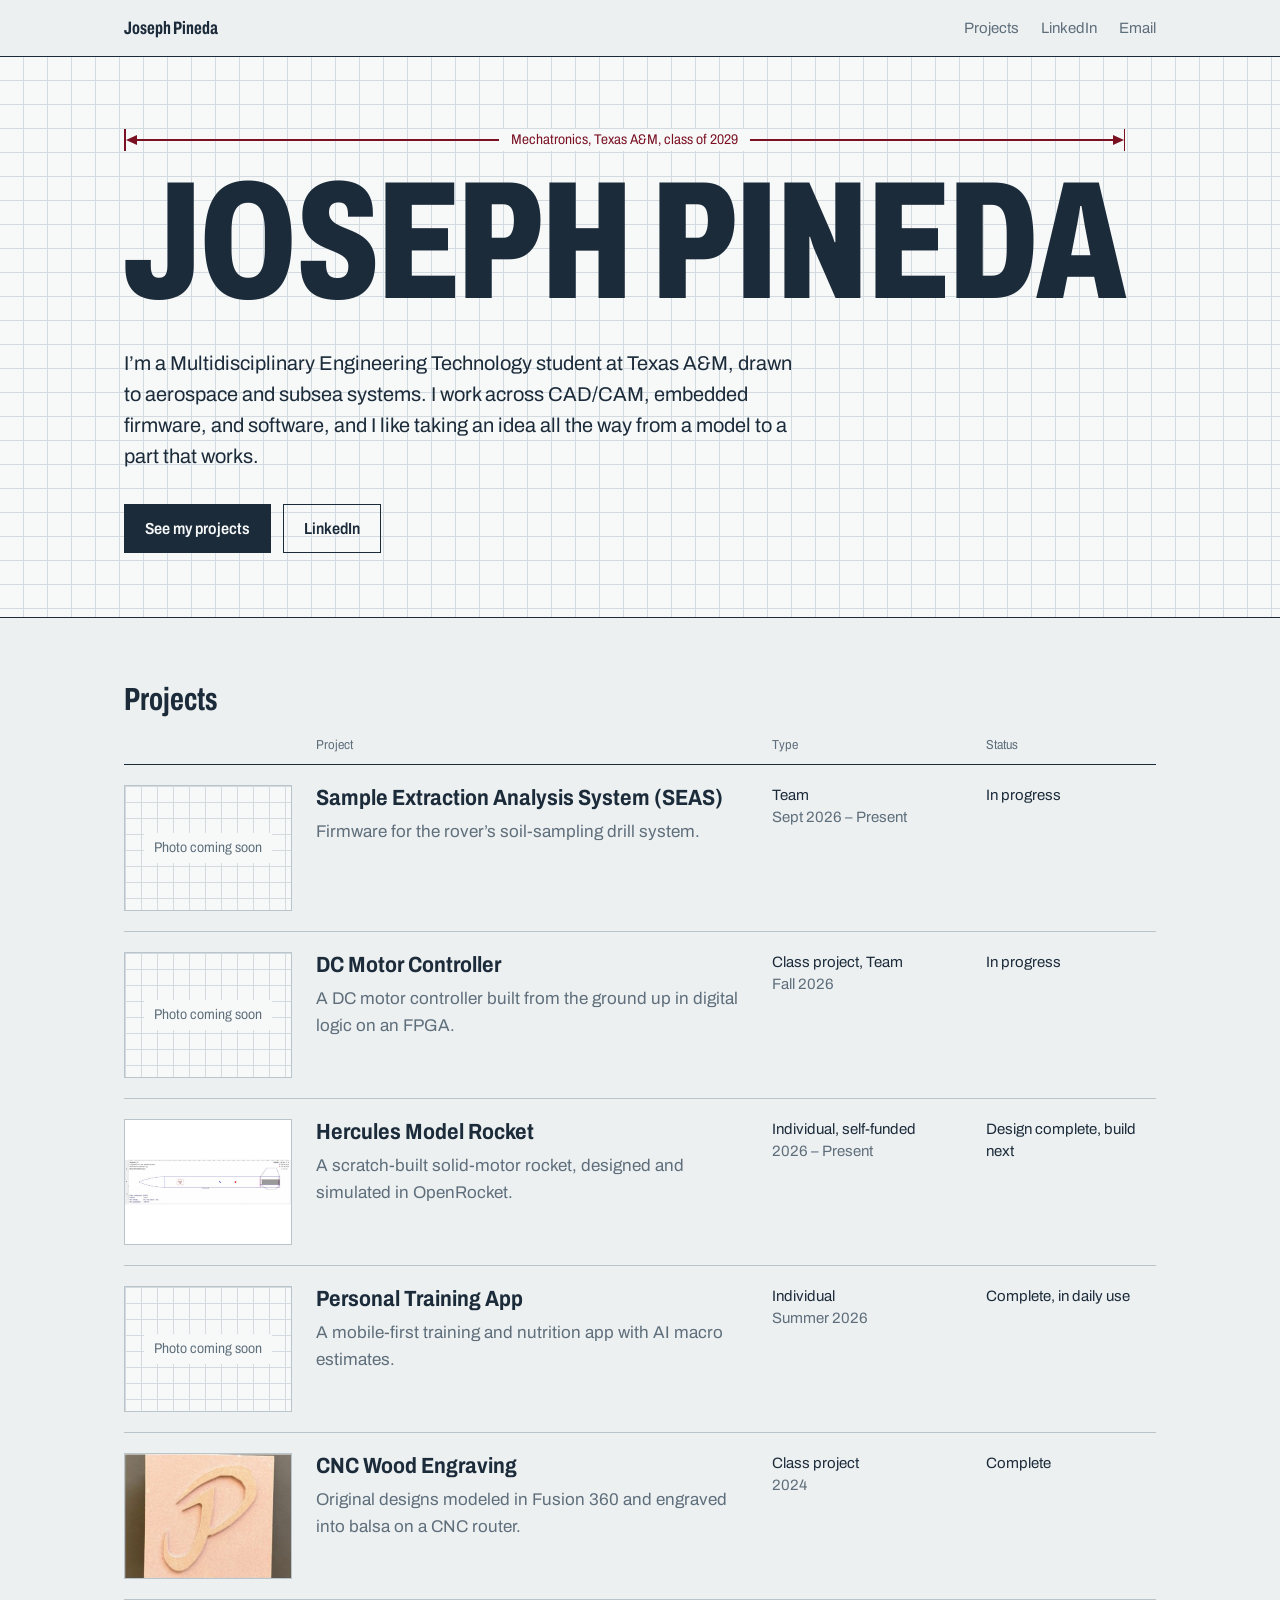
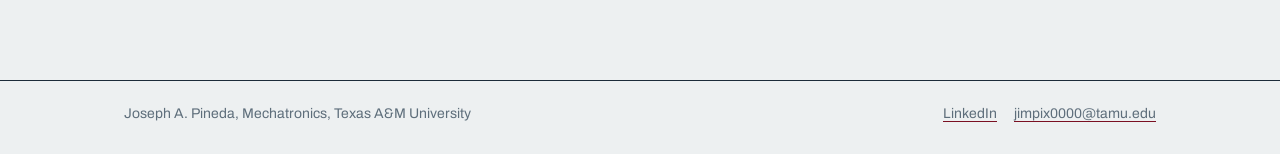
<file: index.html>
<!DOCTYPE html>
<html lang="en"><head>
<meta charset="utf-8"><meta name="viewport" content="width=device-width, initial-scale=1">
<title>Joseph A. Pineda | Engineering Projects</title>
<meta name="description" content="Engineering projects by Joseph A. Pineda, Mechatronics student at Texas A&amp;M University.">
<link rel="preconnect" href="https://fonts.googleapis.com"><link rel="preconnect" href="https://fonts.gstatic.com" crossorigin>
<link href="https://fonts.googleapis.com/css2?family=Archivo:wdth,wght@62..125,400..800&display=swap" rel="stylesheet">
<link rel="stylesheet" href="css/style.css">
</head><body><header class="nav"><div class="wrap">
<a class="brand" href="index.html">Joseph Pineda</a>
<nav aria-label="Main"><a href="index.html#projects">Projects</a><a href="https://www.linkedin.com/in/joseph-pineda-tamu444" target="_blank" rel="noopener">LinkedIn</a><a href="mailto:jimpix0000@tamu.edu">Email</a></nav>
</div></header>
<main>
<section class="hero"><div class="wrap">
<div class="dimensioned">
<div class="dim" aria-hidden="true"><i class="ext"></i><i class="arw l"></i><i class="ln"></i><span>Mechatronics, Texas A&amp;M, class of 2029</span><i class="ln"></i><i class="arw r"></i><i class="ext"></i></div>
<h1>Joseph Pineda</h1>
</div>
<p class="lede">I’m a Multidisciplinary Engineering Technology student at Texas A&amp;M, drawn to aerospace and subsea systems. I work across CAD/CAM, embedded firmware, and software, and I like taking an idea all the way from a model to a part that works.</p>
<p class="cta"><a class="btn" href="#projects">See my projects</a><a class="btn quiet" href="https://www.linkedin.com/in/joseph-pineda-tamu444" target="_blank" rel="noopener">LinkedIn</a></p>
</div></section>
<section id="projects" class="wrap parts">
<h2>Projects</h2>
<div class="parts-head" aria-hidden="true"><span></span><span>Project</span><span>Type</span><span>Status</span></div>
<ul class="parts-list"><li><a class="part" href="projects/seas.html">
<div class="part-img"><!-- TODO add photo: SEAS hardware — get Daniel’s OK before posting detailed photos --><div class="ph"><span>Photo coming soon</span></div></div>
<div class="part-name"><h3>Sample Extraction Analysis System (SEAS)</h3><p>Firmware for the rover’s soil-sampling drill system.</p></div>
<div class="part-type"><span class="k">Type</span>Team<br><span class="sub">Sept 2026 – Present</span></div>
<div class="part-status"><span class="k">Status</span>In progress</div>
</a></li><li><a class="part" href="projects/motor-controller.html">
<div class="part-img"><!-- TODO add photo: Block diagram of the controller, or the motor running on the FPGA board --><div class="ph"><span>Photo coming soon</span></div></div>
<div class="part-name"><h3>DC Motor Controller</h3><p>A DC motor controller built from the ground up in digital logic on an FPGA.</p></div>
<div class="part-type"><span class="k">Type</span>Class project, Team<br><span class="sub">Fall 2026</span></div>
<div class="part-status"><span class="k">Status</span>In progress</div>
</a></li><li><a class="part" href="projects/hercules-rocket.html">
<div class="part-img"><figure><img class="contain" src="images/hercules-openrocket.jpg" alt="OpenRocket side view of Hercules1_v1"><figcaption>Hercules1_v1 in OpenRocket. The blue mark is the center of gravity (CG); the red dot is the center of pressure (CP).</figcaption></figure></div>
<div class="part-name"><h3>Hercules Model Rocket</h3><p>A scratch-built solid-motor rocket, designed and simulated in OpenRocket.</p></div>
<div class="part-type"><span class="k">Type</span>Individual, self-funded<br><span class="sub">2026 – Present</span></div>
<div class="part-status"><span class="k">Status</span>Design complete, build next</div>
</a></li><li><a class="part" href="projects/training-app.html">
<div class="part-img"><!-- TODO add photo: App screenshot on a phone: dashboard or meal log --><div class="ph"><span>Photo coming soon</span></div></div>
<div class="part-name"><h3>Personal Training App</h3><p>A mobile-first training and nutrition app with AI macro estimates.</p></div>
<div class="part-type"><span class="k">Type</span>Individual<br><span class="sub">Summer 2026</span></div>
<div class="part-status"><span class="k">Status</span>Complete, in daily use</div>
</a></li><li><a class="part" href="projects/cnc-engraving.html">
<div class="part-img"><figure><img src="images/cnc-3.jpg" alt="CNC-engraved script monogram in balsa"><figcaption>Script monogram, engraved in balsa.</figcaption></figure></div>
<div class="part-name"><h3>CNC Wood Engraving</h3><p>Original designs modeled in Fusion 360 and engraved into balsa on a CNC router.</p></div>
<div class="part-type"><span class="k">Type</span>Class project<br><span class="sub">2024</span></div>
<div class="part-status"><span class="k">Status</span>Complete</div>
</a></li></ul>
</section>
</main><footer><div class="wrap"><span>Joseph A. Pineda, Mechatronics, Texas A&amp;M University</span><span><a href="https://www.linkedin.com/in/joseph-pineda-tamu444">LinkedIn</a> <a href="mailto:jimpix0000@tamu.edu">jimpix0000@tamu.edu</a></span></div></footer>
</body></html>
</file>
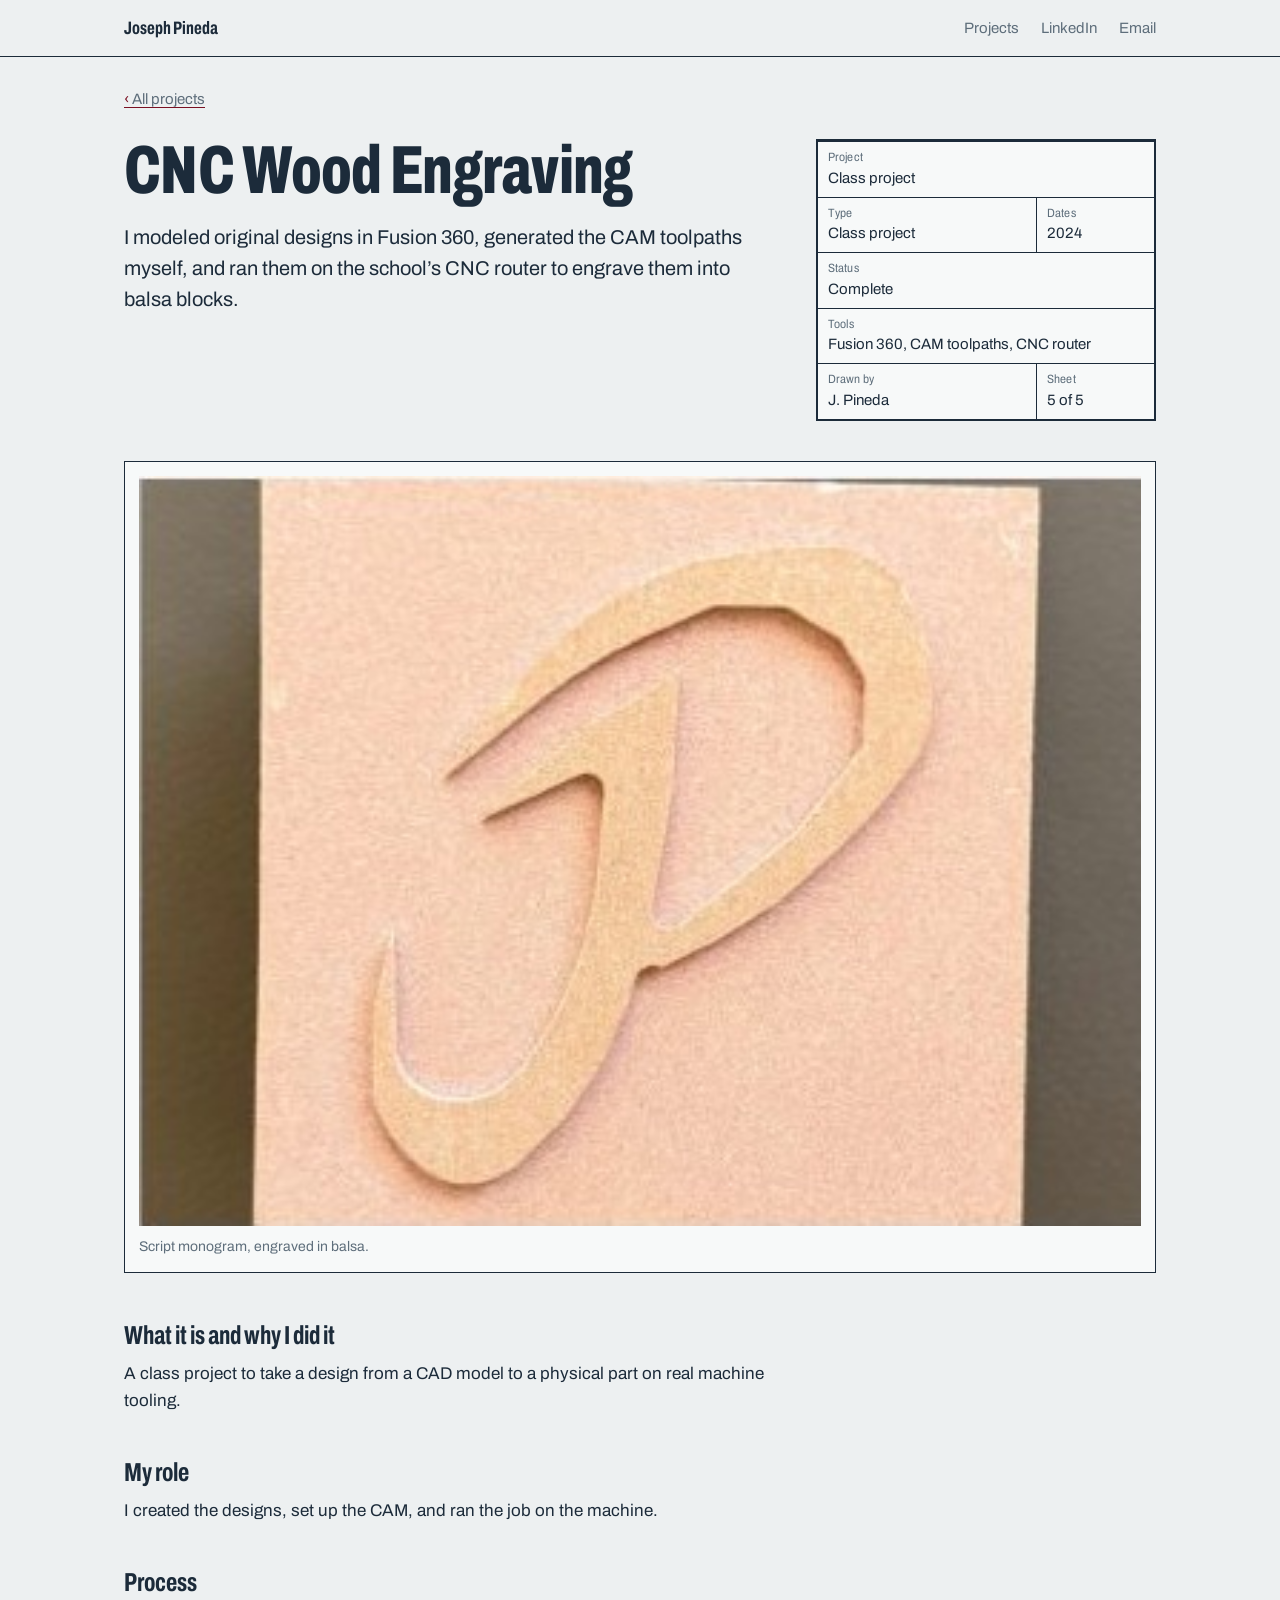
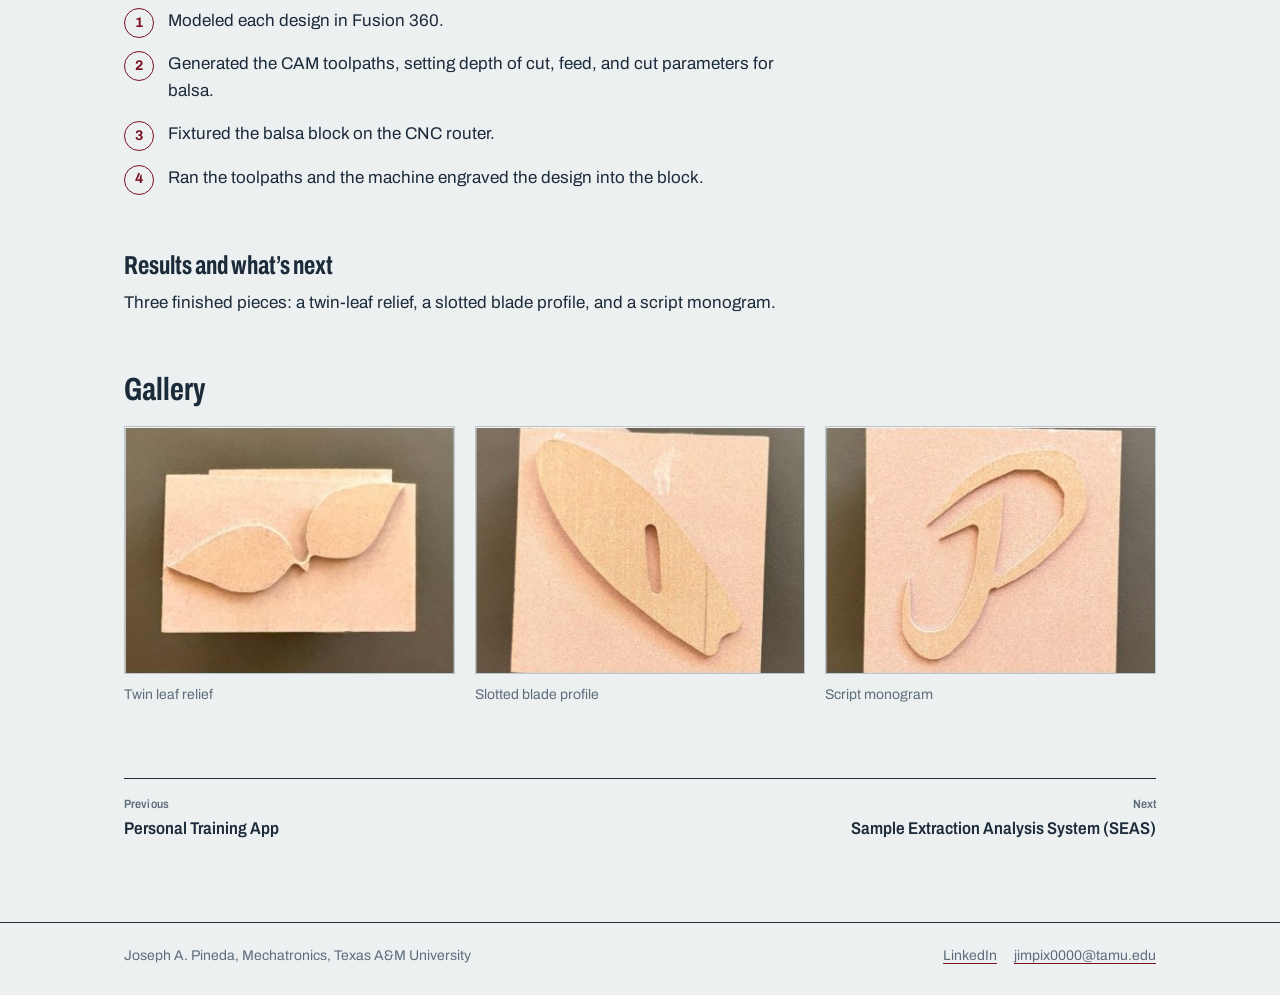
<file: projects/cnc-engraving.html>
<!DOCTYPE html>
<html lang="en"><head>
<meta charset="utf-8"><meta name="viewport" content="width=device-width, initial-scale=1">
<title>CNC Wood Engraving | Joseph A. Pineda</title>
<meta name="description" content="Engineering projects by Joseph A. Pineda, Mechatronics student at Texas A&amp;M University.">
<link rel="preconnect" href="https://fonts.googleapis.com"><link rel="preconnect" href="https://fonts.gstatic.com" crossorigin>
<link href="https://fonts.googleapis.com/css2?family=Archivo:wdth,wght@62..125,400..800&display=swap" rel="stylesheet">
<link rel="stylesheet" href="../css/style.css">
</head><body><header class="nav"><div class="wrap">
<a class="brand" href="../index.html">Joseph Pineda</a>
<nav aria-label="Main"><a href="../index.html#projects">Projects</a><a href="https://www.linkedin.com/in/joseph-pineda-tamu444" target="_blank" rel="noopener">LinkedIn</a><a href="mailto:jimpix0000@tamu.edu">Email</a></nav>
</div></header>
<main class="wrap project">
<a class="back" href="../index.html#projects">All projects</a>
<div class="top">
<div><h1>CNC Wood Engraving</h1><p class="lede">I modeled original designs in Fusion 360, generated the CAM toolpaths myself, and ran them on the school’s CNC router to engrave them into balsa blocks.</p></div>
<table class="titleblock"><caption class="sr">Project details</caption><tbody>
<tr><td colspan="2"><span class="k">Project</span>Class project</td></tr>
<tr><td><span class="k">Type</span>Class project</td><td><span class="k">Dates</span>2024</td></tr>
<tr><td colspan="2"><span class="k">Status</span>Complete</td></tr>
<tr><td colspan="2"><span class="k">Tools</span>Fusion 360, CAM toolpaths, CNC router</td></tr>
<tr><td><span class="k">Drawn by</span>J. Pineda</td><td><span class="k">Sheet</span>5 of 5</td></tr>
</tbody></table>
</div>
<div class="view"><figure><img src="../images/cnc-3.jpg" alt="CNC-engraved script monogram in balsa"><figcaption>Script monogram, engraved in balsa.</figcaption></figure></div>
<div class="detail">
<h2>What it is and why I did it</h2><p>A class project to take a design from a CAD model to a physical part on real machine tooling.</p>
<h2>My role</h2><p>I created the designs, set up the CAM, and ran the job on the machine.</p>

<h2>Process</h2><ol class="steps"><li>Modeled each design in Fusion 360.</li><li>Generated the CAM toolpaths, setting depth of cut, feed, and cut parameters for balsa.</li><li>Fixtured the balsa block on the CNC router.</li><li>Ran the toolpaths and the machine engraved the design into the block.</li></ol>
<h2>Results and what’s next</h2><p>Three finished pieces: a twin-leaf relief, a slotted blade profile, and a script monogram.</p>

</div>
<h2>Gallery</h2><div class="gallery"><figure><img src="../images/cnc-1.jpg" alt="Twin leaf relief"><figcaption>Twin leaf relief</figcaption></figure><figure><img src="../images/cnc-2.jpg" alt="Slotted blade profile"><figcaption>Slotted blade profile</figcaption></figure><figure><img src="../images/cnc-3.jpg" alt="Script monogram"><figcaption>Script monogram</figcaption></figure></div>
<nav class="pager" aria-label="More projects"><a href="training-app.html"><span class="k">Previous</span>Personal Training App</a><a class="next" href="seas.html"><span class="k">Next</span>Sample Extraction Analysis System (SEAS)</a></nav>
</main><footer><div class="wrap"><span>Joseph A. Pineda, Mechatronics, Texas A&amp;M University</span><span><a href="https://www.linkedin.com/in/joseph-pineda-tamu444">LinkedIn</a> <a href="mailto:jimpix0000@tamu.edu">jimpix0000@tamu.edu</a></span></div></footer>
</body></html>
</file>
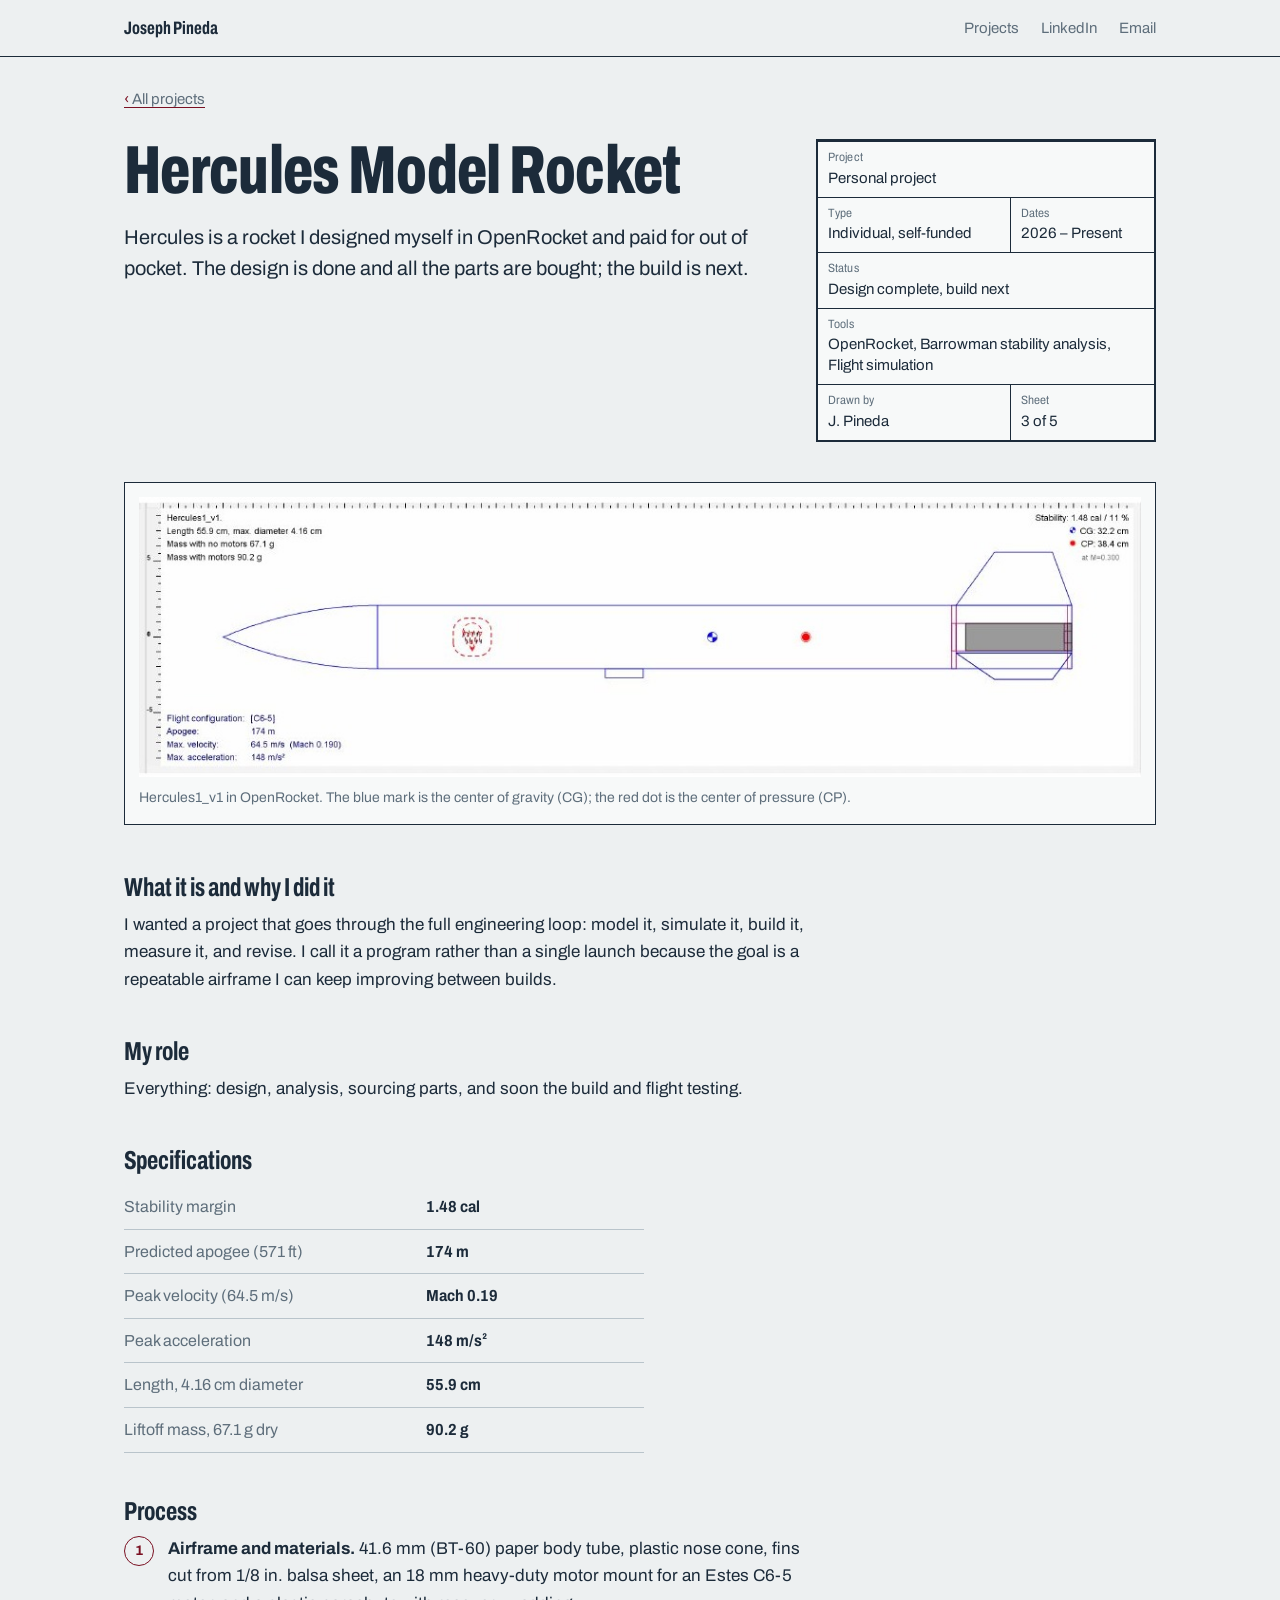
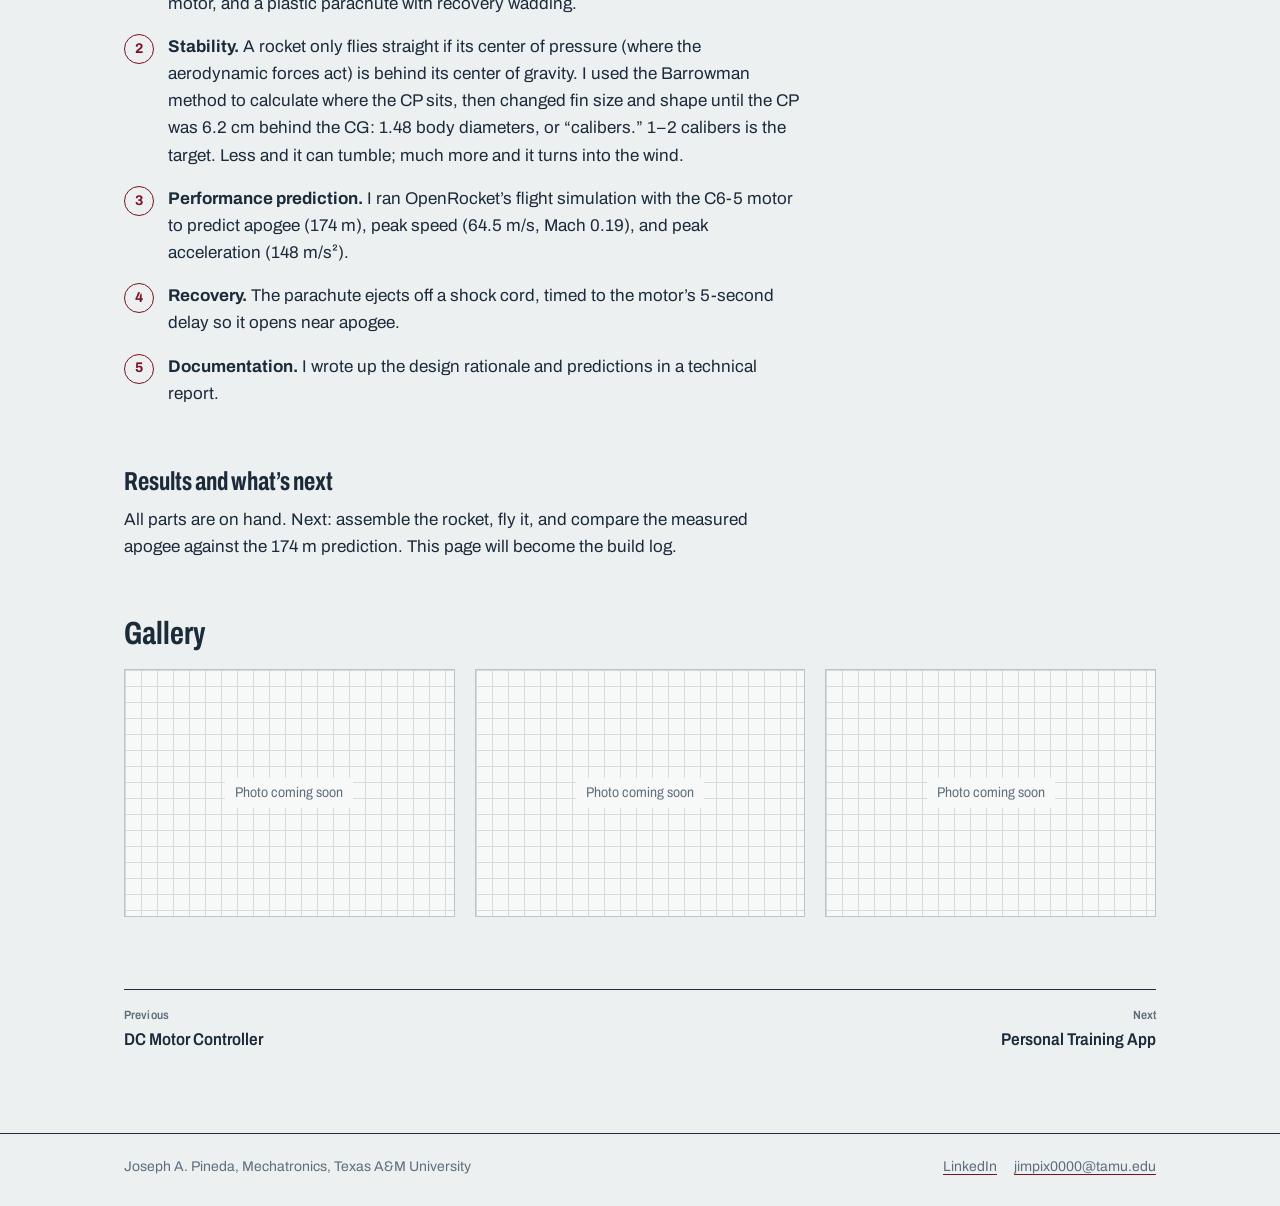
<file: projects/hercules-rocket.html>
<!DOCTYPE html>
<html lang="en"><head>
<meta charset="utf-8"><meta name="viewport" content="width=device-width, initial-scale=1">
<title>Hercules Model Rocket | Joseph A. Pineda</title>
<meta name="description" content="Engineering projects by Joseph A. Pineda, Mechatronics student at Texas A&amp;M University.">
<link rel="preconnect" href="https://fonts.googleapis.com"><link rel="preconnect" href="https://fonts.gstatic.com" crossorigin>
<link href="https://fonts.googleapis.com/css2?family=Archivo:wdth,wght@62..125,400..800&display=swap" rel="stylesheet">
<link rel="stylesheet" href="../css/style.css">
</head><body><header class="nav"><div class="wrap">
<a class="brand" href="../index.html">Joseph Pineda</a>
<nav aria-label="Main"><a href="../index.html#projects">Projects</a><a href="https://www.linkedin.com/in/joseph-pineda-tamu444" target="_blank" rel="noopener">LinkedIn</a><a href="mailto:jimpix0000@tamu.edu">Email</a></nav>
</div></header>
<main class="wrap project">
<a class="back" href="../index.html#projects">All projects</a>
<div class="top">
<div><h1>Hercules Model Rocket</h1><p class="lede">Hercules is a rocket I designed myself in OpenRocket and paid for out of pocket. The design is done and all the parts are bought; the build is next.</p></div>
<table class="titleblock"><caption class="sr">Project details</caption><tbody>
<tr><td colspan="2"><span class="k">Project</span>Personal project</td></tr>
<tr><td><span class="k">Type</span>Individual, self-funded</td><td><span class="k">Dates</span>2026 – Present</td></tr>
<tr><td colspan="2"><span class="k">Status</span>Design complete, build next</td></tr>
<tr><td colspan="2"><span class="k">Tools</span>OpenRocket, Barrowman stability analysis, Flight simulation</td></tr>
<tr><td><span class="k">Drawn by</span>J. Pineda</td><td><span class="k">Sheet</span>3 of 5</td></tr>
</tbody></table>
</div>
<div class="view"><figure><img src="../images/hercules-openrocket.jpg" alt="OpenRocket side view of Hercules1_v1"><figcaption>Hercules1_v1 in OpenRocket. The blue mark is the center of gravity (CG); the red dot is the center of pressure (CP).</figcaption></figure></div>
<div class="detail">
<h2>What it is and why I did it</h2><p>I wanted a project that goes through the full engineering loop: model it, simulate it, build it, measure it, and revise. I call it a program rather than a single launch because the goal is a repeatable airframe I can keep improving between builds.</p>
<h2>My role</h2><p>Everything: design, analysis, sourcing parts, and soon the build and flight testing.</p>
<h2>Specifications</h2><table class="spec"><tbody><tr><th scope="row">Stability margin</th><td>1.48 cal</td></tr><tr><th scope="row">Predicted apogee (571 ft)</th><td>174 m</td></tr><tr><th scope="row">Peak velocity (64.5 m/s)</th><td>Mach 0.19</td></tr><tr><th scope="row">Peak acceleration</th><td>148 m/s²</td></tr><tr><th scope="row">Length, 4.16 cm diameter</th><td>55.9 cm</td></tr><tr><th scope="row">Liftoff mass, 67.1 g dry</th><td>90.2 g</td></tr></tbody></table>
<h2>Process</h2><ol class="steps"><li><b>Airframe and materials.</b> 41.6 mm (BT-60) paper body tube, plastic nose cone, fins cut from 1/8 in. balsa sheet, an 18 mm heavy-duty motor mount for an Estes C6-5 motor, and a plastic parachute with recovery wadding.</li><li><b>Stability.</b> A rocket only flies straight if its center of pressure (where the aerodynamic forces act) is behind its center of gravity. I used the Barrowman method to calculate where the CP sits, then changed fin size and shape until the CP was 6.2 cm behind the CG: 1.48 body diameters, or “calibers.” 1–2 calibers is the target. Less and it can tumble; much more and it turns into the wind.</li><li><b>Performance prediction.</b> I ran OpenRocket’s flight simulation with the C6-5 motor to predict apogee (174 m), peak speed (64.5 m/s, Mach 0.19), and peak acceleration (148 m/s²).</li><li><b>Recovery.</b> The parachute ejects off a shock cord, timed to the motor’s 5-second delay so it opens near apogee.</li><li><b>Documentation.</b> I wrote up the design rationale and predictions in a technical report.</li></ol>
<h2>Results and what’s next</h2><p>All parts are on hand. Next: assemble the rocket, fly it, and compare the measured apogee against the 174 m prediction. This page will become the build log.</p>

</div>
<h2>Gallery</h2><div class="gallery"><!-- TODO add photo: Parts laid out before the build --><div class="ph"><span>Photo coming soon</span></div><!-- TODO add photo: Fin cutting / motor mount assembly --><div class="ph"><span>Photo coming soon</span></div><!-- TODO add photo: Finished rocket on the pad --><div class="ph"><span>Photo coming soon</span></div></div>
<nav class="pager" aria-label="More projects"><a href="motor-controller.html"><span class="k">Previous</span>DC Motor Controller</a><a class="next" href="training-app.html"><span class="k">Next</span>Personal Training App</a></nav>
</main><footer><div class="wrap"><span>Joseph A. Pineda, Mechatronics, Texas A&amp;M University</span><span><a href="https://www.linkedin.com/in/joseph-pineda-tamu444">LinkedIn</a> <a href="mailto:jimpix0000@tamu.edu">jimpix0000@tamu.edu</a></span></div></footer>
</body></html>
</file>
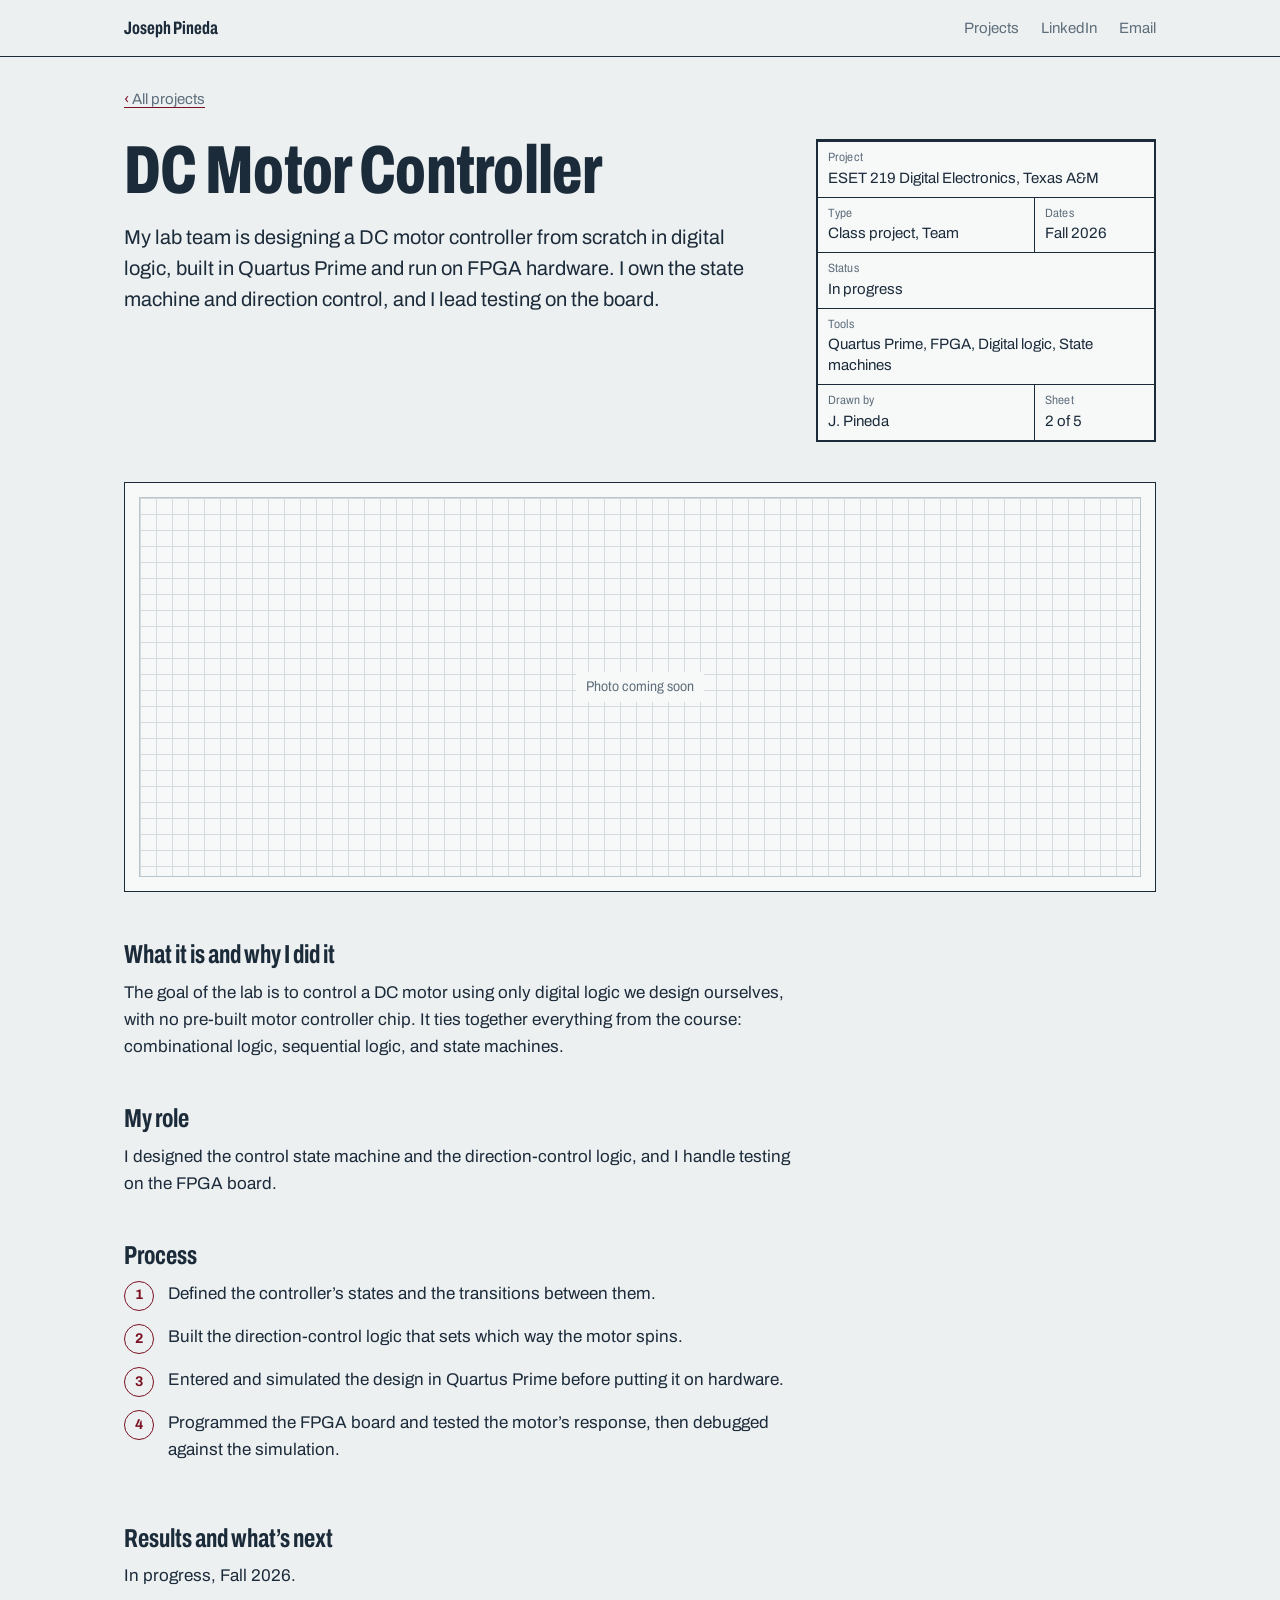
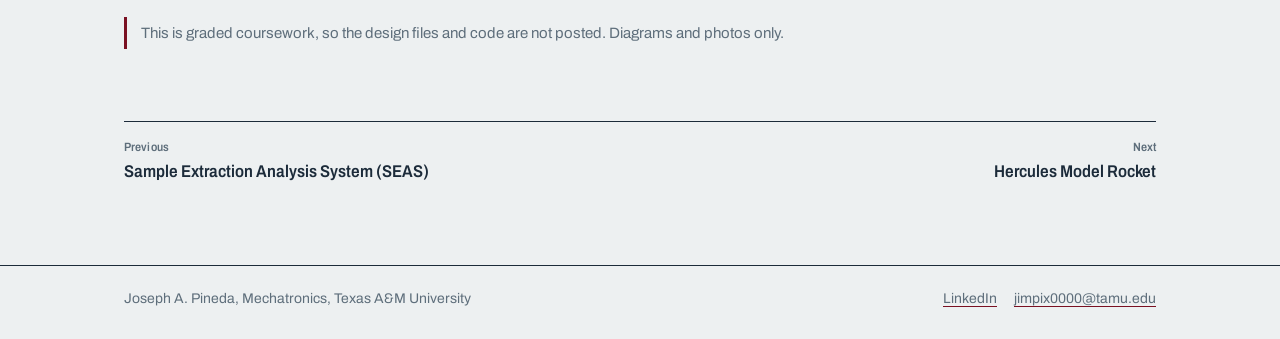
<file: projects/motor-controller.html>
<!DOCTYPE html>
<html lang="en"><head>
<meta charset="utf-8"><meta name="viewport" content="width=device-width, initial-scale=1">
<title>DC Motor Controller | Joseph A. Pineda</title>
<meta name="description" content="Engineering projects by Joseph A. Pineda, Mechatronics student at Texas A&amp;M University.">
<link rel="preconnect" href="https://fonts.googleapis.com"><link rel="preconnect" href="https://fonts.gstatic.com" crossorigin>
<link href="https://fonts.googleapis.com/css2?family=Archivo:wdth,wght@62..125,400..800&display=swap" rel="stylesheet">
<link rel="stylesheet" href="../css/style.css">
</head><body><header class="nav"><div class="wrap">
<a class="brand" href="../index.html">Joseph Pineda</a>
<nav aria-label="Main"><a href="../index.html#projects">Projects</a><a href="https://www.linkedin.com/in/joseph-pineda-tamu444" target="_blank" rel="noopener">LinkedIn</a><a href="mailto:jimpix0000@tamu.edu">Email</a></nav>
</div></header>
<main class="wrap project">
<a class="back" href="../index.html#projects">All projects</a>
<div class="top">
<div><h1>DC Motor Controller</h1><p class="lede">My lab team is designing a DC motor controller from scratch in digital logic, built in Quartus Prime and run on FPGA hardware. I own the state machine and direction control, and I lead testing on the board.</p></div>
<table class="titleblock"><caption class="sr">Project details</caption><tbody>
<tr><td colspan="2"><span class="k">Project</span>ESET 219 Digital Electronics, Texas A&amp;M</td></tr>
<tr><td><span class="k">Type</span>Class project, Team</td><td><span class="k">Dates</span>Fall 2026</td></tr>
<tr><td colspan="2"><span class="k">Status</span>In progress</td></tr>
<tr><td colspan="2"><span class="k">Tools</span>Quartus Prime, FPGA, Digital logic, State machines</td></tr>
<tr><td><span class="k">Drawn by</span>J. Pineda</td><td><span class="k">Sheet</span>2 of 5</td></tr>
</tbody></table>
</div>
<div class="view"><!-- TODO add photo: Block diagram of the controller, or the motor running on the FPGA board --><div class="ph"><span>Photo coming soon</span></div></div>
<div class="detail">
<h2>What it is and why I did it</h2><p>The goal of the lab is to control a DC motor using only digital logic we design ourselves, with no pre-built motor controller chip. It ties together everything from the course: combinational logic, sequential logic, and state machines.</p>
<h2>My role</h2><p>I designed the control state machine and the direction-control logic, and I handle testing on the FPGA board.</p>

<h2>Process</h2><ol class="steps"><li>Defined the controller’s states and the transitions between them.</li><li>Built the direction-control logic that sets which way the motor spins.</li><li>Entered and simulated the design in Quartus Prime before putting it on hardware.</li><li>Programmed the FPGA board and tested the motor’s response, then debugged against the simulation.</li></ol>
<h2>Results and what’s next</h2><p>In progress, Fall 2026.</p>
<p class="note">This is graded coursework, so the design files and code are not posted. Diagrams and photos only.</p>
</div>

<nav class="pager" aria-label="More projects"><a href="seas.html"><span class="k">Previous</span>Sample Extraction Analysis System (SEAS)</a><a class="next" href="hercules-rocket.html"><span class="k">Next</span>Hercules Model Rocket</a></nav>
</main><footer><div class="wrap"><span>Joseph A. Pineda, Mechatronics, Texas A&amp;M University</span><span><a href="https://www.linkedin.com/in/joseph-pineda-tamu444">LinkedIn</a> <a href="mailto:jimpix0000@tamu.edu">jimpix0000@tamu.edu</a></span></div></footer>
</body></html>
</file>
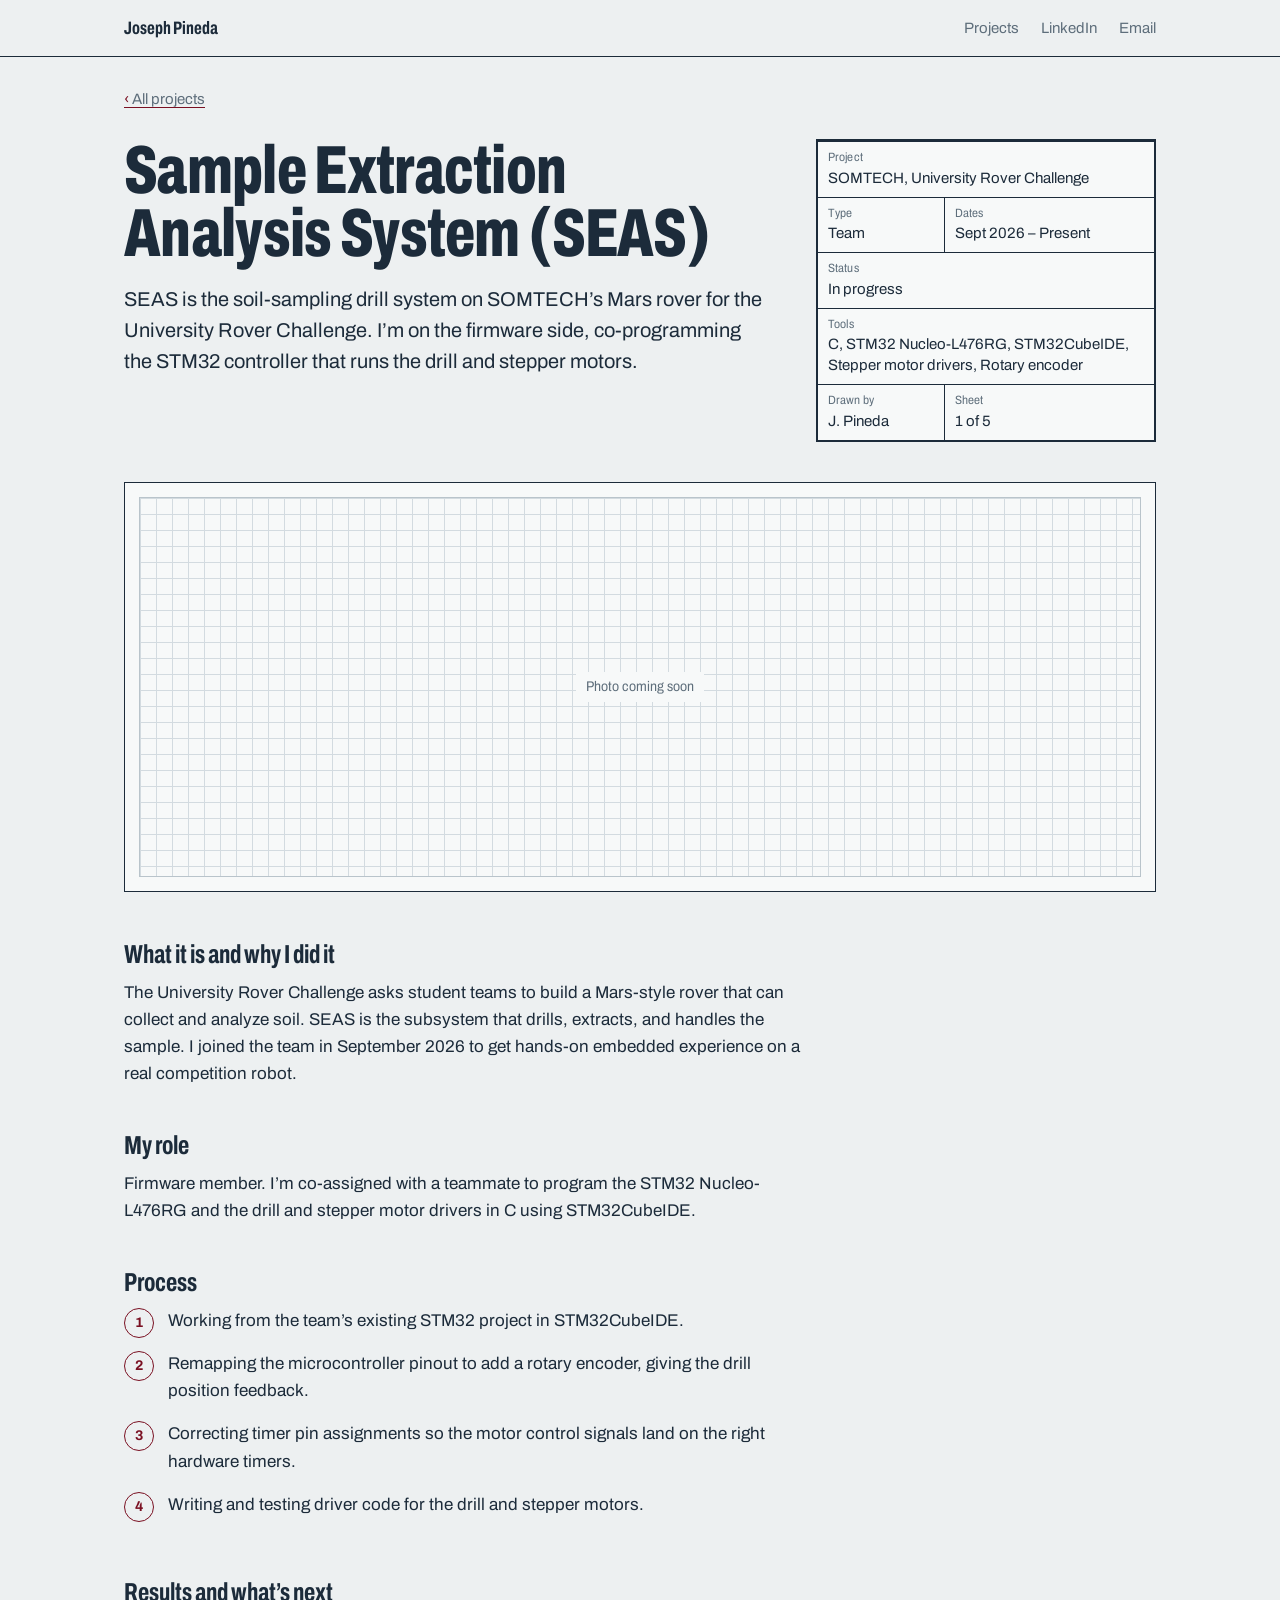
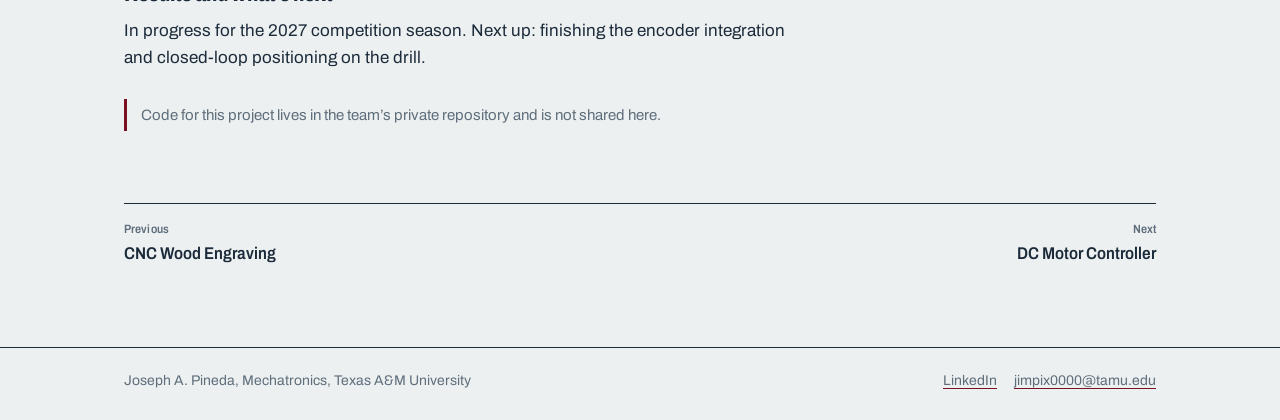
<file: projects/seas.html>
<!DOCTYPE html>
<html lang="en"><head>
<meta charset="utf-8"><meta name="viewport" content="width=device-width, initial-scale=1">
<title>Sample Extraction Analysis System (SEAS) | Joseph A. Pineda</title>
<meta name="description" content="Engineering projects by Joseph A. Pineda, Mechatronics student at Texas A&amp;M University.">
<link rel="preconnect" href="https://fonts.googleapis.com"><link rel="preconnect" href="https://fonts.gstatic.com" crossorigin>
<link href="https://fonts.googleapis.com/css2?family=Archivo:wdth,wght@62..125,400..800&display=swap" rel="stylesheet">
<link rel="stylesheet" href="../css/style.css">
</head><body><header class="nav"><div class="wrap">
<a class="brand" href="../index.html">Joseph Pineda</a>
<nav aria-label="Main"><a href="../index.html#projects">Projects</a><a href="https://www.linkedin.com/in/joseph-pineda-tamu444" target="_blank" rel="noopener">LinkedIn</a><a href="mailto:jimpix0000@tamu.edu">Email</a></nav>
</div></header>
<main class="wrap project">
<a class="back" href="../index.html#projects">All projects</a>
<div class="top">
<div><h1>Sample Extraction Analysis System (SEAS)</h1><p class="lede">SEAS is the soil-sampling drill system on SOMTECH’s Mars rover for the University Rover Challenge. I’m on the firmware side, co-programming the STM32 controller that runs the drill and stepper motors.</p></div>
<table class="titleblock"><caption class="sr">Project details</caption><tbody>
<tr><td colspan="2"><span class="k">Project</span>SOMTECH, University Rover Challenge</td></tr>
<tr><td><span class="k">Type</span>Team</td><td><span class="k">Dates</span>Sept 2026 – Present</td></tr>
<tr><td colspan="2"><span class="k">Status</span>In progress</td></tr>
<tr><td colspan="2"><span class="k">Tools</span>C, STM32 Nucleo-L476RG, STM32CubeIDE, Stepper motor drivers, Rotary encoder</td></tr>
<tr><td><span class="k">Drawn by</span>J. Pineda</td><td><span class="k">Sheet</span>1 of 5</td></tr>
</tbody></table>
</div>
<div class="view"><!-- TODO add photo: SEAS hardware — get Daniel’s OK before posting detailed photos --><div class="ph"><span>Photo coming soon</span></div></div>
<div class="detail">
<h2>What it is and why I did it</h2><p>The University Rover Challenge asks student teams to build a Mars-style rover that can collect and analyze soil. SEAS is the subsystem that drills, extracts, and handles the sample. I joined the team in September 2026 to get hands-on embedded experience on a real competition robot.</p>
<h2>My role</h2><p>Firmware member. I’m co-assigned with a teammate to program the STM32 Nucleo-L476RG and the drill and stepper motor drivers in C using STM32CubeIDE.</p>

<h2>Process</h2><ol class="steps"><li>Working from the team’s existing STM32 project in STM32CubeIDE.</li><li>Remapping the microcontroller pinout to add a rotary encoder, giving the drill position feedback.</li><li>Correcting timer pin assignments so the motor control signals land on the right hardware timers.</li><li>Writing and testing driver code for the drill and stepper motors.</li></ol>
<h2>Results and what’s next</h2><p>In progress for the 2027 competition season. Next up: finishing the encoder integration and closed-loop positioning on the drill.</p>
<p class="note">Code for this project lives in the team’s private repository and is not shared here.</p>
</div>

<nav class="pager" aria-label="More projects"><a href="cnc-engraving.html"><span class="k">Previous</span>CNC Wood Engraving</a><a class="next" href="motor-controller.html"><span class="k">Next</span>DC Motor Controller</a></nav>
</main><footer><div class="wrap"><span>Joseph A. Pineda, Mechatronics, Texas A&amp;M University</span><span><a href="https://www.linkedin.com/in/joseph-pineda-tamu444">LinkedIn</a> <a href="mailto:jimpix0000@tamu.edu">jimpix0000@tamu.edu</a></span></div></footer>
</body></html>
</file>
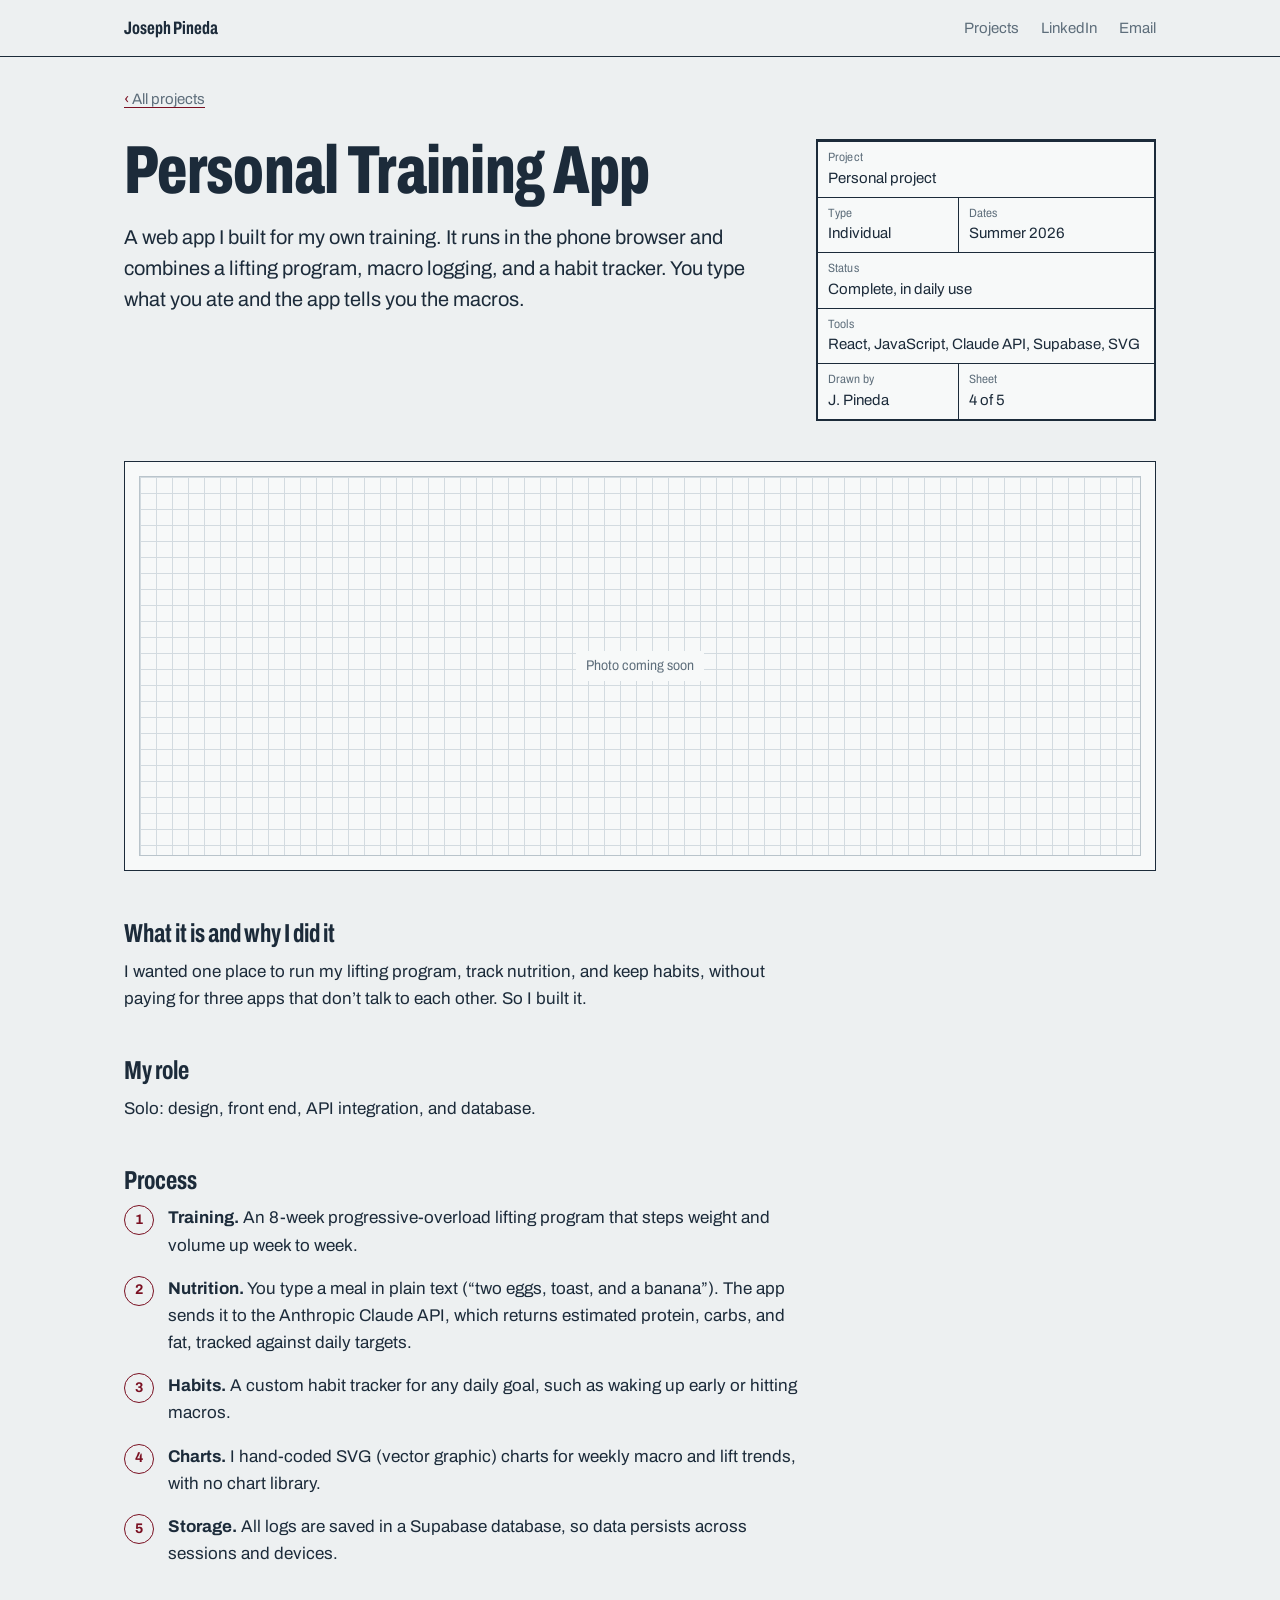
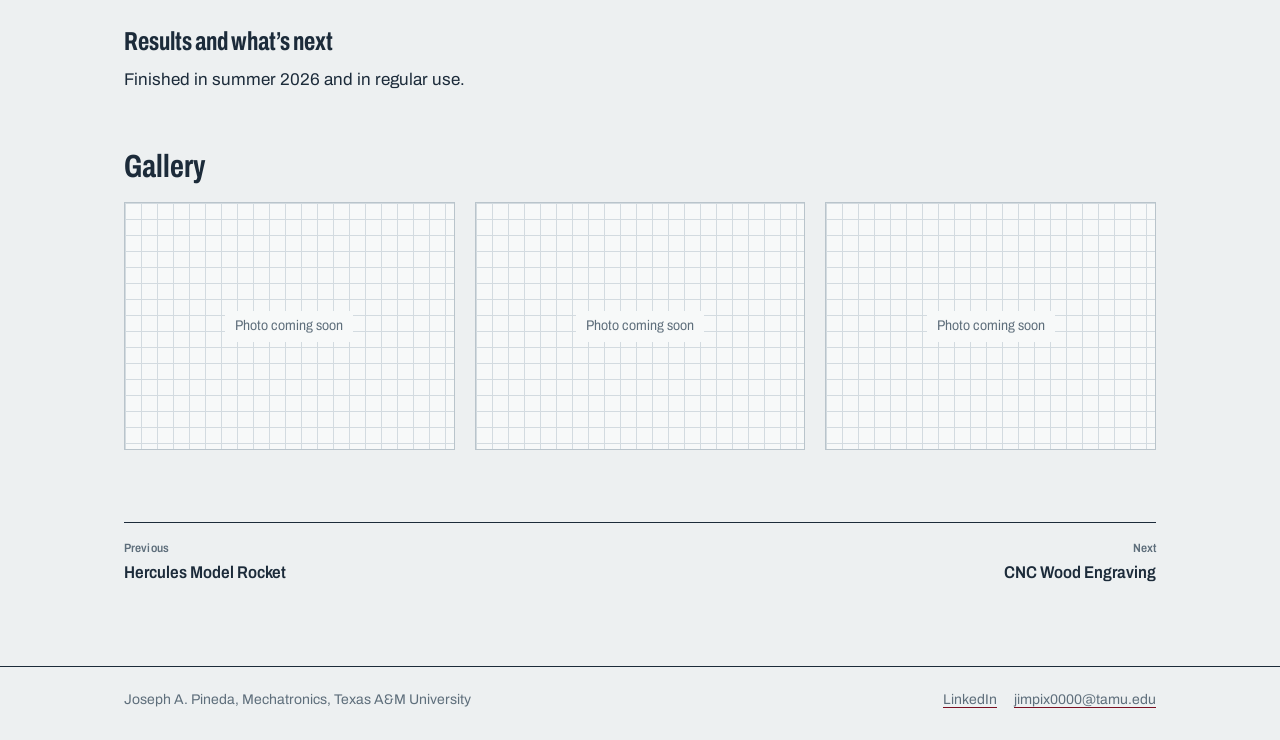
<file: projects/training-app.html>
<!DOCTYPE html>
<html lang="en"><head>
<meta charset="utf-8"><meta name="viewport" content="width=device-width, initial-scale=1">
<title>Personal Training App | Joseph A. Pineda</title>
<meta name="description" content="Engineering projects by Joseph A. Pineda, Mechatronics student at Texas A&amp;M University.">
<link rel="preconnect" href="https://fonts.googleapis.com"><link rel="preconnect" href="https://fonts.gstatic.com" crossorigin>
<link href="https://fonts.googleapis.com/css2?family=Archivo:wdth,wght@62..125,400..800&display=swap" rel="stylesheet">
<link rel="stylesheet" href="../css/style.css">
</head><body><header class="nav"><div class="wrap">
<a class="brand" href="../index.html">Joseph Pineda</a>
<nav aria-label="Main"><a href="../index.html#projects">Projects</a><a href="https://www.linkedin.com/in/joseph-pineda-tamu444" target="_blank" rel="noopener">LinkedIn</a><a href="mailto:jimpix0000@tamu.edu">Email</a></nav>
</div></header>
<main class="wrap project">
<a class="back" href="../index.html#projects">All projects</a>
<div class="top">
<div><h1>Personal Training App</h1><p class="lede">A web app I built for my own training. It runs in the phone browser and combines a lifting program, macro logging, and a habit tracker. You type what you ate and the app tells you the macros.</p></div>
<table class="titleblock"><caption class="sr">Project details</caption><tbody>
<tr><td colspan="2"><span class="k">Project</span>Personal project</td></tr>
<tr><td><span class="k">Type</span>Individual</td><td><span class="k">Dates</span>Summer 2026</td></tr>
<tr><td colspan="2"><span class="k">Status</span>Complete, in daily use</td></tr>
<tr><td colspan="2"><span class="k">Tools</span>React, JavaScript, Claude API, Supabase, SVG</td></tr>
<tr><td><span class="k">Drawn by</span>J. Pineda</td><td><span class="k">Sheet</span>4 of 5</td></tr>
</tbody></table>
</div>
<div class="view"><!-- TODO add photo: App screenshot on a phone: dashboard or meal log --><div class="ph"><span>Photo coming soon</span></div></div>
<div class="detail">
<h2>What it is and why I did it</h2><p>I wanted one place to run my lifting program, track nutrition, and keep habits, without paying for three apps that don’t talk to each other. So I built it.</p>
<h2>My role</h2><p>Solo: design, front end, API integration, and database.</p>

<h2>Process</h2><ol class="steps"><li><b>Training.</b> An 8-week progressive-overload lifting program that steps weight and volume up week to week.</li><li><b>Nutrition.</b> You type a meal in plain text (“two eggs, toast, and a banana”). The app sends it to the Anthropic Claude API, which returns estimated protein, carbs, and fat, tracked against daily targets.</li><li><b>Habits.</b> A custom habit tracker for any daily goal, such as waking up early or hitting macros.</li><li><b>Charts.</b> I hand-coded SVG (vector graphic) charts for weekly macro and lift trends, with no chart library.</li><li><b>Storage.</b> All logs are saved in a Supabase database, so data persists across sessions and devices.</li></ol>
<h2>Results and what’s next</h2><p>Finished in summer 2026 and in regular use.</p>

</div>
<h2>Gallery</h2><div class="gallery"><!-- TODO add photo: Meal logging: typed meal → macro breakdown --><div class="ph"><span>Photo coming soon</span></div><!-- TODO add photo: Weekly macro / lift trend chart --><div class="ph"><span>Photo coming soon</span></div><!-- TODO add photo: Habit tracker --><div class="ph"><span>Photo coming soon</span></div></div>
<nav class="pager" aria-label="More projects"><a href="hercules-rocket.html"><span class="k">Previous</span>Hercules Model Rocket</a><a class="next" href="cnc-engraving.html"><span class="k">Next</span>CNC Wood Engraving</a></nav>
</main><footer><div class="wrap"><span>Joseph A. Pineda, Mechatronics, Texas A&amp;M University</span><span><a href="https://www.linkedin.com/in/joseph-pineda-tamu444">LinkedIn</a> <a href="mailto:jimpix0000@tamu.edu">jimpix0000@tamu.edu</a></span></div></footer>
</body></html>
</file>
<file: css/style.css>
/* Drafting-sheet portfolio: vellum, ink, and Aggie-maroon dimension lines */
:root{
  --vellum:#EDF0F1;
  --paper:#F7F9F9;
  --ink:#1C2B3A;
  --grid:#D3DBE0;
  --pencil:#5E6E7B;
  --maroon:#7A1022;
  --rule:1.5px solid var(--ink);
  --hair:1px solid #B9C4CB;
}
*{box-sizing:border-box}
html{scroll-behavior:smooth}
@media (prefers-reduced-motion:reduce){html{scroll-behavior:auto}}
body{margin:0;background:var(--vellum);color:var(--ink);font-family:"Archivo",system-ui,sans-serif;font-size:1.0625rem;line-height:1.6}
img{max-width:100%;display:block}
a{color:var(--ink);text-decoration-color:var(--maroon);text-underline-offset:3px}
a:focus-visible,.btn:focus-visible,.part:focus-visible{outline:2px solid var(--maroon);outline-offset:3px}
.wrap{max-width:1080px;margin:0 auto;padding:0 24px}
.sr{position:absolute;width:1px;height:1px;overflow:hidden;clip:rect(0 0 0 0)}
.k{display:block;font-size:.75rem;font-stretch:87%;color:var(--pencil);letter-spacing:.01em;line-height:1.3;margin-bottom:2px}

/* nav */
.nav{border-bottom:var(--rule);background:var(--vellum)}
.nav .wrap{display:flex;justify-content:space-between;align-items:center;min-height:56px}
.brand{font-weight:700;font-stretch:68%;font-size:1.125rem;text-decoration:none}
.nav nav a{margin-left:22px;font-size:.9375rem;text-decoration:none;color:var(--pencil)}
.nav nav a:hover{color:var(--ink);text-decoration:underline;text-decoration-color:var(--maroon)}

/* hero: the dimensioned name */
.hero{background-color:var(--paper);background-image:linear-gradient(var(--grid) 1px,transparent 1px),linear-gradient(90deg,var(--grid) 1px,transparent 1px);background-size:24px 24px;background-position:-1px -1px;border-bottom:var(--rule);padding:72px 0 64px}
.dimensioned{width:fit-content;max-width:100%}
h1{margin:0;font-weight:800;font-stretch:68%;line-height:.92;letter-spacing:-.01em}
.hero h1{font-size:clamp(3.25rem,13.5vw,10.5rem);text-transform:uppercase;white-space:nowrap}
.dim{display:flex;align-items:center;color:var(--maroon);margin-bottom:14px;height:22px}
.dim span{padding:0 12px;font-size:.875rem;font-stretch:87%;white-space:nowrap;background:var(--paper)}
.dim .ln{flex:1;height:1.5px;background:var(--maroon)}
.dim .ln:first-of-type{transform-origin:right}
.dim .ln:last-of-type{transform-origin:left}
.dim .ext{width:1.5px;height:22px;background:var(--maroon)}
.dim .arw{width:0;height:0;border-top:5px solid transparent;border-bottom:5px solid transparent}
.dim .arw.l{border-right:11px solid var(--maroon)}
.dim .arw.r{border-left:11px solid var(--maroon)}
@media (prefers-reduced-motion:no-preference){
  .dim .ln{animation:draw .9s cubic-bezier(.6,0,.2,1) .25s both}
  .dim .arw,.dim .ext{animation:appear .2s ease-out 1.1s both}
  .dim span{animation:appear .4s ease-out .1s both}
}
@keyframes draw{from{transform:scaleX(0)}to{transform:scaleX(1)}}
@keyframes appear{from{opacity:0}to{opacity:1}}
.lede{font-size:1.25rem;line-height:1.55;max-width:62ch;margin:28px 0 0}
.cta{margin:32px 0 0;display:flex;flex-wrap:wrap;gap:12px}
.btn{display:inline-block;padding:11px 20px;border:var(--rule);background:var(--ink);color:var(--paper);font-weight:600;font-stretch:87%;text-decoration:none;font-size:1rem}
.btn:hover{background:var(--maroon);border-color:var(--maroon)}
.btn.quiet{background:transparent;color:var(--ink)}
.btn.quiet:hover{background:var(--ink);color:var(--paper);border-color:var(--ink)}

/* parts list */
h2{font-weight:700;font-stretch:68%;font-size:2rem;line-height:1.1;margin:0 0 18px}
.parts{padding:64px 24px 80px}
.parts-head,.part{display:grid;grid-template-columns:168px 1fr 190px 170px;gap:24px;align-items:start}
.parts-head{border-bottom:var(--rule);padding:0 0 8px;font-size:.8125rem;color:var(--pencil);font-stretch:87%}
.parts-list{list-style:none;margin:0;padding:0}
.parts-list li{border-bottom:var(--hair)}
.part{padding:20px 0;text-decoration:none;color:inherit}
.part:hover{background:linear-gradient(90deg,transparent,rgba(122,16,34,.05) 40%,transparent)}
.part:hover h3{text-decoration:underline;text-decoration-color:var(--maroon);text-underline-offset:4px}
.part-img{aspect-ratio:4/3;border:var(--hair);background:var(--paper);overflow:hidden}
.part-img figure{margin:0;height:100%}
.part-img img{width:100%;height:100%;object-fit:cover}
.part-img img.contain{object-fit:contain;background:#fff}
.part-img figcaption{display:none}
.part-img .ph{height:100%;min-height:0;border:0}
.part h3{margin:0 0 6px;font-size:1.375rem;line-height:1.2;font-weight:700;font-stretch:87%}
.part p{margin:0;color:var(--pencil);max-width:46ch}
.part-type,.part-status{font-size:.9375rem;line-height:1.45}
.part .k{display:none}
.sub{color:var(--pencil)}

/* placeholders: an empty drawing view */
.ph{display:flex;align-items:center;justify-content:center;min-height:240px;background-color:var(--paper);background-image:linear-gradient(var(--grid) 1px,transparent 1px),linear-gradient(90deg,var(--grid) 1px,transparent 1px);background-size:16px 16px;border:var(--hair)}
.ph span{background:var(--paper);padding:4px 10px;font-size:.875rem;color:var(--pencil);font-stretch:87%}

/* project page */
.project{padding-top:28px;padding-bottom:80px}
.back{display:inline-block;font-size:.9375rem;color:var(--pencil);margin-bottom:28px}
.back::before{content:"‹ ";color:var(--maroon)}
.top{display:grid;grid-template-columns:1fr 340px;gap:48px;align-items:start;margin-bottom:40px}
.project h1{font-size:clamp(2.5rem,6vw,4.25rem)}
.project .lede{margin-top:20px}
.titleblock{border-collapse:collapse;width:100%;border:2px solid var(--ink);background:var(--paper);font-size:.9375rem;line-height:1.4}
.titleblock td{border:1px solid var(--ink);padding:8px 10px;vertical-align:top}
.view{border:var(--rule);background:var(--paper);padding:14px}
.view figure{margin:0}
.view img{width:100%;background:#fff}
.view .ph{min-height:380px}
figcaption{font-size:.875rem;color:var(--pencil);margin-top:10px}
.detail{max-width:68ch;margin-top:48px}
.detail h2{font-size:1.625rem;margin-top:44px;margin-bottom:10px}
.detail p{margin:0}
.spec{border-collapse:collapse;width:100%;max-width:520px;font-size:1rem}
.spec th,.spec td{text-align:left;padding:9px 0;border-bottom:var(--hair);vertical-align:baseline}
.spec th{font-weight:400;color:var(--pencil);width:58%}
.spec td{font-weight:700;font-stretch:87%;font-variant-numeric:tabular-nums}
.steps{margin:0;padding:0;list-style:none;counter-reset:step}
.steps li{counter-increment:step;position:relative;padding:0 0 16px 44px}
.steps li::before{content:counter(step);position:absolute;left:0;top:1px;width:28px;height:28px;border:1.5px solid var(--maroon);border-radius:50%;color:var(--maroon);font-size:.875rem;font-weight:700;display:flex;align-items:center;justify-content:center}
.note{margin-top:28px!important;font-size:.9375rem;color:var(--pencil);border-left:3px solid var(--maroon);padding:4px 0 4px 14px}
.project > h2{margin-top:56px}
.gallery{display:grid;grid-template-columns:repeat(auto-fill,minmax(250px,1fr));gap:20px}
.gallery figure{margin:0}
.gallery img{width:100%;aspect-ratio:4/3;object-fit:cover;border:var(--hair);background:#fff}
.gallery .ph{aspect-ratio:4/3;min-height:0}
.pager{display:flex;justify-content:space-between;gap:24px;margin-top:72px;border-top:var(--rule);padding-top:18px}
.pager a{text-decoration:none;font-weight:600;font-stretch:87%;font-size:1.0625rem}
.pager a:hover{text-decoration:underline}
.pager .next{text-align:right}

footer{border-top:var(--rule);padding:22px 0 28px;font-size:.875rem;color:var(--pencil)}
footer .wrap{display:flex;justify-content:space-between;flex-wrap:wrap;gap:8px 24px}
footer a{color:var(--pencil);margin-left:14px}

@media (max-width:860px){
  .parts-head{display:none}
  .part{grid-template-columns:120px 1fr;gap:14px 18px}
  .part-type,.part-status{grid-column:2}
  .part .k{display:inline;margin-right:6px}
  .part-type br{display:none}
  .part-type .sub::before{content:", "}
  .top{grid-template-columns:1fr;gap:28px}
}
@media (max-width:520px){
  body{font-size:1rem}
  .hero{padding:48px 0 44px}
  .dim span{font-size:.75rem;padding:0 6px;white-space:normal;text-align:center;line-height:1.2}
  .nav nav a{margin-left:14px}
  .part{grid-template-columns:92px 1fr;gap:10px 14px}
  .part h3{font-size:1.1875rem}
  .part-img .ph span{display:none}
  .lede{font-size:1.125rem}
}
</file>
